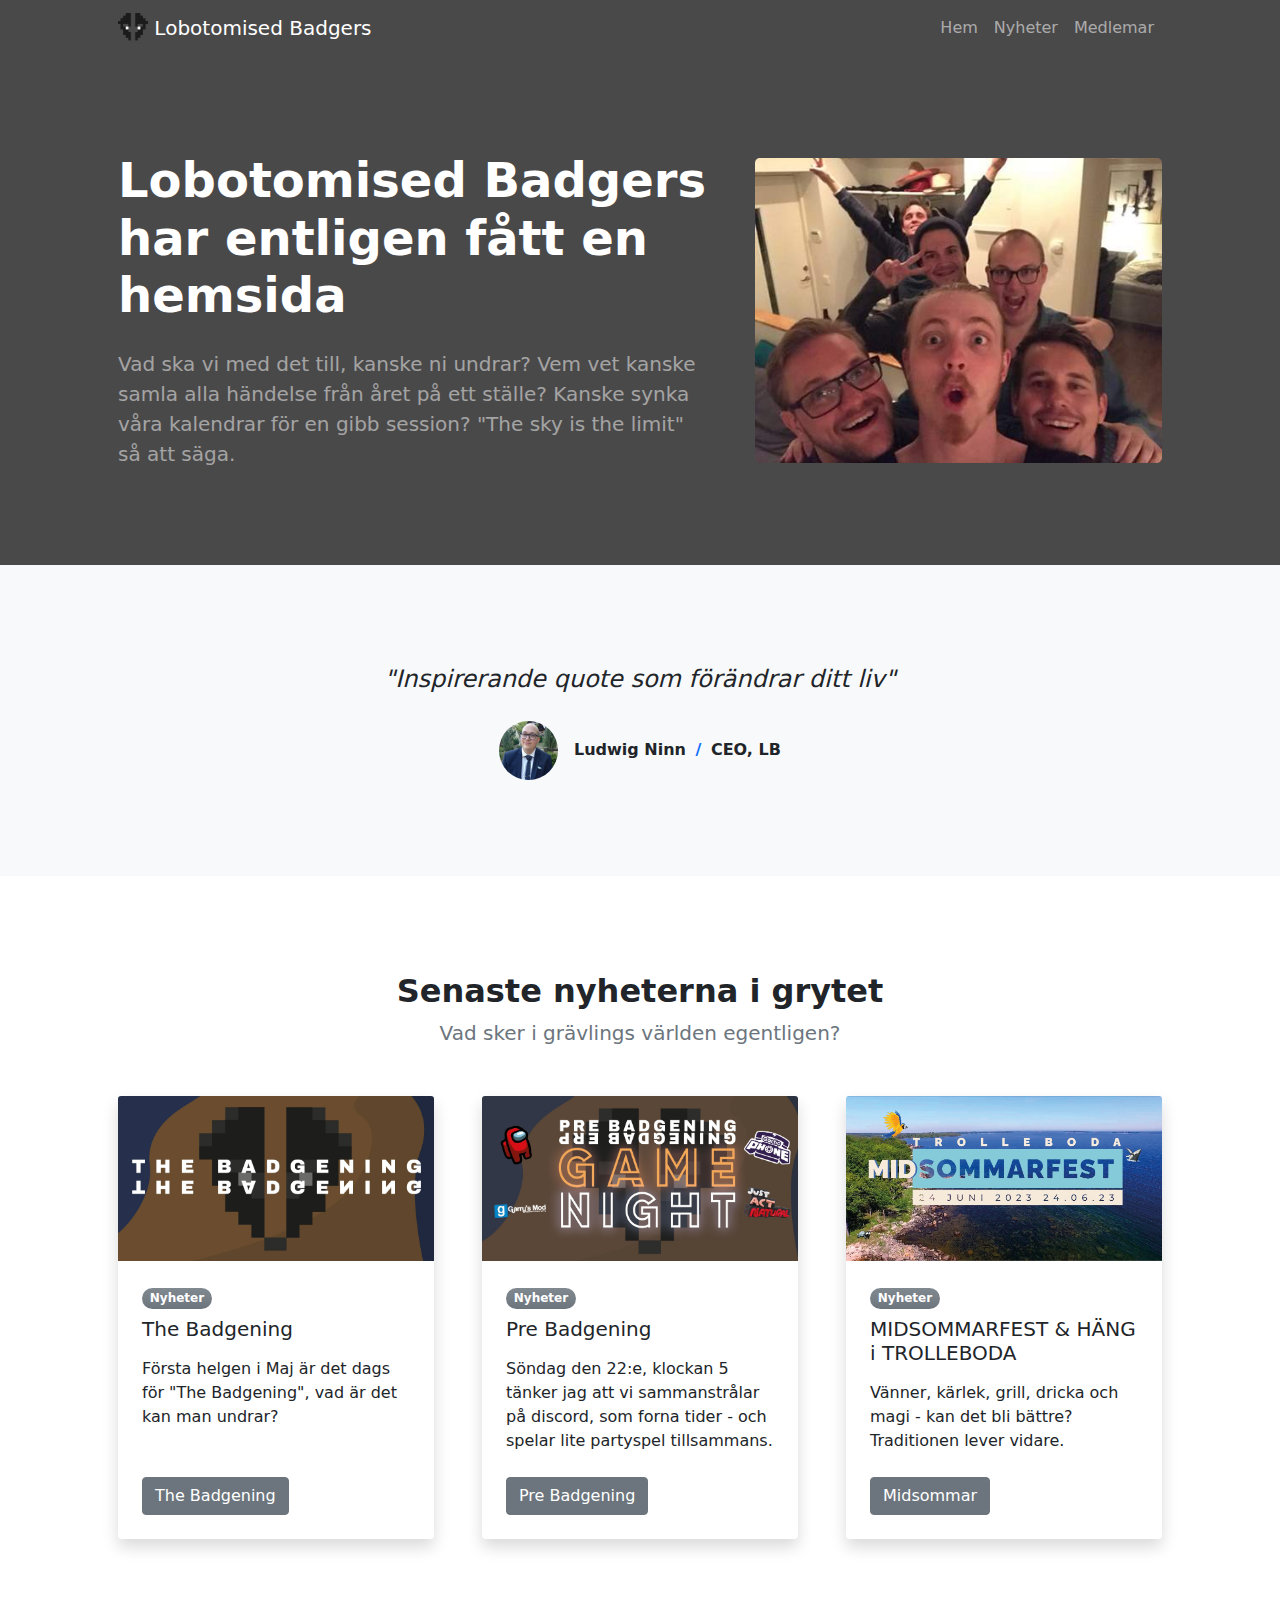
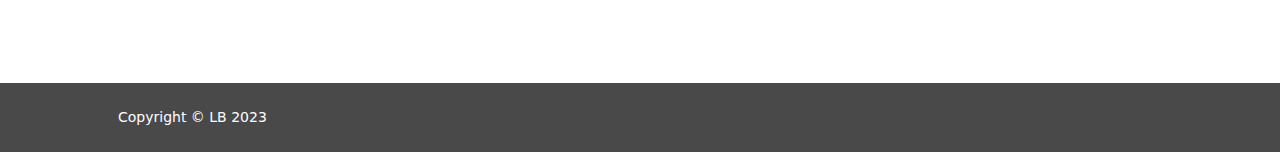
<file: index.html>
<!DOCTYPE html>
<html lang="en">
    <head>
        <meta charset="utf-8" />
        <meta name="viewport" content="width=device-width, initial-scale=1, shrink-to-fit=no" />
        <meta name="description" content="" />
        <meta name="author" content="" />
        <title>Lobotomised Badgers</title>
        <!-- Favicon-->
        <link rel="icon" type="image/x-icon" href="assets/img/logo1.png" />
        <!-- Bootstrap icons-->
        <link href="https://cdn.jsdelivr.net/npm/bootstrap-icons@1.5.0/font/bootstrap-icons.css" rel="stylesheet" />
        <!-- Core theme CSS (includes Bootstrap)-->
        <link href="css/styles.css" rel="stylesheet" />
    </head>
    <body class="d-flex flex-column h-100">
        <main class="flex-shrink-0">
            <!-- Navigation-->
            <nav class="navbar navbar-expand-lg navbar-dark bg-dark">
                <div class="container px-5">
                    <a class="navbar-brand" href="index.html">
                        <img src="assets/img/logo2.png" width="30" height="30" class="d-inline-block align-top" alt="">
                        Lobotomised Badgers
                    </a>
                    <button class="navbar-toggler" type="button" data-bs-toggle="collapse" data-bs-target="#navbarSupportedContent" aria-controls="navbarSupportedContent" aria-expanded="false" aria-label="Toggle navigation"><span class="navbar-toggler-icon"></span></button>
                    <div class="collapse navbar-collapse" id="navbarSupportedContent">
                        <ul class="navbar-nav ms-auto mb-2 mb-lg-0">
                            <li class="nav-item"><a class="nav-link" href="index.html">Hem</a></li>
                            <li class="nav-item"><a class="nav-link" href="nyheter.html">Nyheter</a></li>
                            <li class="nav-item"><a class="nav-link" href="medlemar.html">Medlemar</a></li>
                        </ul>
                    </div>
                </div>
            </nav>
            <!-- Header-->
            <header class="bg-dark py-5">
                <div class="container px-5">
                    <div class="row gx-5 align-items-center justify-content-center">
                        <div class="col-lg-8 col-xl-7 col-xxl-6">
                            <div class="my-5 text-center text-xl-start">
                                <h1 class="display-5 fw-bolder text-white mb-2">Lobotomised Badgers har entligen fått en hemsida</h1>
                                <p class="lead fw-normal text-white-50 mb-4"> <p class="lead fw-normal text-white-50 mb-4">
                                    Vad ska vi med det till, kanske ni undrar? Vem vet kanske samla alla händelse från året på ett ställe?
                                    Kanske synka våra kalendrar för en gibb session? "The sky is the limit" så att säga.
                                </p>
                               
                            </div>
                        </div>
                        <div class="col-xl-5 col-xxl-6 d-none d-xl-block text-center">
                            <img class="img-fluid rounded-3 my-5" src="assets/k1.jpg" alt="..." />
                        </div>
                    </div>
                </div>
            </header>
           
            <!-- Testimonial section-->
            <div class="py-5 bg-light">
                <div class="container px-5 my-5">
                    <div class="row gx-5 justify-content-center">
                        <div class="col-lg-10 col-xl-7">
                            <div class="text-center">
                                <div class="fs-4 mb-4 fst-italic">"Inspirerande quote som förändrar ditt liv"</div>
                                <div class="d-flex align-items-center justify-content-center">
                                    <img class="rounded-circle me-3" style="max-width:10%;" src="assets/ludwig.jpg" alt="..." />
                                    <div class="fw-bold">
                                        Ludwig Ninn
                                        <span class="fw-bold text-primary mx-1">/</span>
                                        CEO, LB
                                    </div>
                                </div>
                            </div>
                        </div>
                    </div>
                </div>
            </div>
            <!-- Blog preview section-->
            <section class="py-5">
                <div class="container px-5 my-5">
                    <div class="row gx-5 justify-content-center">
                        <div class="col-lg-8 col-xl-6">
                            <div class="text-center">
                                <h2 class="fw-bolder">Senaste nyheterna i grytet</h2>
                                <p class="lead fw-normal text-muted mb-5">Vad sker i grävlings världen egentligen?</p>
                            </div>
                        </div>
                    </div>
                    <div class="row gx-5">
                        <div class="col-lg-4 mb-5">
                            <div class="card h-100 shadow border-0">
                                <img class="card-img-top" src="assets/img/bg-mobile-fallback.jpg" alt="..." />
                                <div class="card-body p-4">
                                    <div class="badge bg-secondary bg-gradient rounded-pill mb-2">Nyheter</div>
                                    <a class="text-decoration-none link-dark stretched-link" href="#!"><h5 class="card-title mb-3">The Badgening</h5></a>
                                    <p class="card-text mb-0">Första helgen i Maj är det dags för "The Badgening", vad är det kan man undrar?  </p>
                                </div>
                                <div class="card-footer p-4 pt-0 bg-transparent border-top-0">
                                    <div class="d-flex align-items-end justify-content-between">
                                        <div class="d-flex align-items-center">
                                            <div class="small">
                                                <a href="nyheter.html #scroll-target" class="btn btn-secondary stretched-link">The Badgening</a>
                                            </div>
                                        </div>
                                    </div>
                                </div>
                            </div>
                        
                        </div>
                        <div class="col-lg-4 mb-5">
                            <div class="card h-100 shadow border-0" href="nyheter.html #scroll-target">
                                <img class="card-img-top" src="assets/bg3.jpg" alt="..." />
                                <div class="card-body p-4">
                                    <div class="badge bg-secondary bg-gradient rounded-pill mb-2">Nyheter</div>
                                    <a class="text-decoration-none link-dark stretched-link" href="#!"><h5 class="card-title mb-3">Pre Badgening</h5></a>
                                    <p class="card-text mb-0">Söndag den 22:e, klockan 5 tänker jag att vi sammanstrålar på discord, som forna tider - och spelar lite partyspel tillsammans.</p>
                                </div>
                                <div class="card-footer p-4 pt-0 bg-transparent border-top-0">
                                    <div class="d-flex align-items-end justify-content-between">
                                        <div class="d-flex align-items-center">
                                            <div class="small">
                                                <a href="nyheter.html #PRE-BADGENING" class="btn btn-secondary stretched-link">Pre Badgening</a>
                                            </div>
                                        </div>
                                    </div>
                                </div>
                            </div>
                        </div>
                        <div class="col-lg-4 mb-5">
                            <div class="card h-100 shadow border-0">
                                <img class="card-img-top" src="assets/midsommar.jpg" alt="..." />
                                <div class="card-body p-4">
                                    <div class="badge bg-secondary bg-gradient rounded-pill mb-2">Nyheter</div>
                                    <a class="text-decoration-none link-dark stretched-link" href="#!"><h5 class="card-title mb-3">MIDSOMMARFEST & HÄNG i TROLLEBODA</h5></a>
                                    <p class="card-text mb-0">Vänner, kärlek, grill, dricka och magi - kan det bli bättre? Traditionen lever vidare.</p>
                                </div>
                                <div class="card-footer p-4 pt-0 bg-transparent border-top-0">
                                    <div class="d-flex align-items-end justify-content-between">
                                        <div class="d-flex align-items-center">
                                            <div class="small">
                                                <a href="nyheter.html #midsommar" class="btn btn-secondary stretched-link">Midsommar</a>
                                            </div>
                                        </div>
                                    </div>
                                </div>
                            </div>
                        </div>
                    </div>
                </div>
            </section>
        </main>
        <!-- Footer-->
        <footer class="bg-dark py-4 mt-auto">
            <div class="container px-5">
                <div class="row align-items-center justify-content-between flex-column flex-sm-row">
                    <div class="col-auto"><div class="small m-0 text-white">Copyright &copy; LB 2023</div></div>
                </div>
            </div>
        </footer>
        <!-- Bootstrap core JS-->
        <script src="https://cdn.jsdelivr.net/npm/bootstrap@5.1.3/dist/js/bootstrap.bundle.min.js"></script>
        <!-- Core theme JS-->
        <script src="js/scripts.js"></script>
    </body>
</html>
</file>
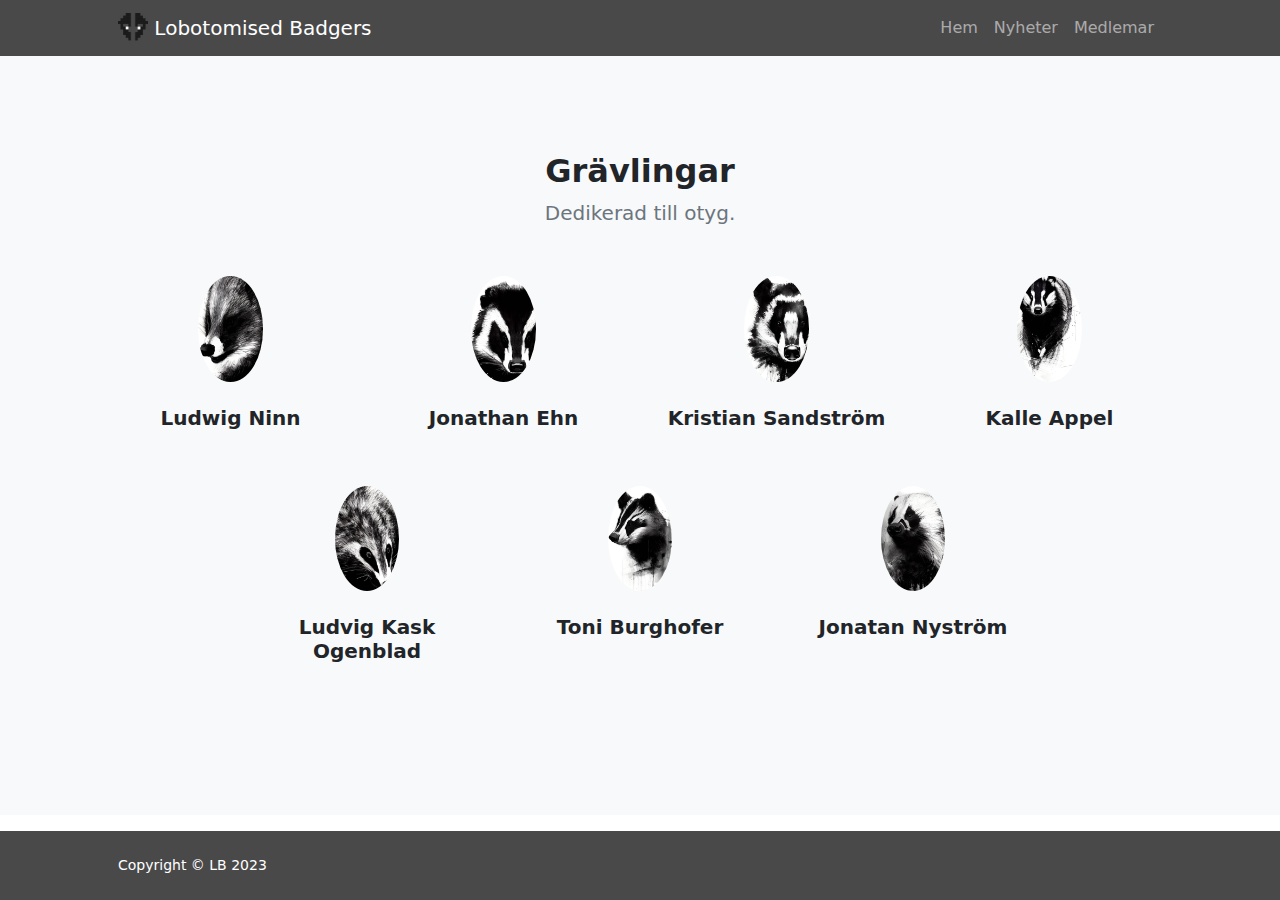
<file: medlemar.html>
<!DOCTYPE html>
<html lang="en">
    <head>
        <meta charset="utf-8" />
        <meta name="viewport" content="width=device-width, initial-scale=1, shrink-to-fit=no" />
        <meta name="description" content />
        <meta name="author" content />
        <title>Lobotomised Badgers</title>
        <!-- Favicon-->
        <link rel="icon" type="image/x-icon" href="assets/img/logo1.png" />
        <!-- Bootstrap icons-->
        <link href="https://cdn.jsdelivr.net/npm/bootstrap-icons@1.5.0/font/bootstrap-icons.css" rel="stylesheet" />
        <!-- Core theme CSS (includes Bootstrap)-->
        <link href="css/styles.css" rel="stylesheet" />
    </head>
    <body class="d-flex flex-column">
        <main class="flex-shrink-0">
            <!-- Navigation-->
            <nav class="navbar navbar-expand-lg navbar-dark bg-dark">
                <div class="container px-5">
                    <a class="navbar-brand" href="index.html">
                        <img src="assets/img/logo2.png" width="30" height="30" class="d-inline-block align-top" alt="">
                        Lobotomised Badgers
                    </a>                    <button class="navbar-toggler" type="button" data-bs-toggle="collapse" data-bs-target="#navbarSupportedContent" aria-controls="navbarSupportedContent" aria-expanded="false" aria-label="Toggle navigation"><span class="navbar-toggler-icon"></span></button>
                    <div class="collapse navbar-collapse" id="navbarSupportedContent">
                        <ul class="navbar-nav ms-auto mb-2 mb-lg-0">
                            <li class="nav-item"><a class="nav-link" href="index.html">Hem</a></li>
                            <li class="nav-item"><a class="nav-link" href="nyheter.html">Nyheter</a></li>
                            <li class="nav-item"><a class="nav-link" href="medlemar.html">Medlemar</a></li>
                        </ul>
                    </div>
                </div>
            </nav>
                <!-- Team members section-->
            <section class="py-5 bg-light">
                <div class="container px-5 my-5">
                    <div class="text-center">
                        <h2 class="fw-bolder">Grävlingar</h2>
                        <p class="lead fw-normal text-muted mb-5">Dedikerad till otyg.</p>
                    </div>
                    <div class="row gx-5 row-cols-1 row-cols-sm-2 row-cols-xl-4 justify-content-center">
                        <div class="col mb-5 mb-5 mb-xl-0">
                            <div class="text-center">
                                <img class="img-fluid rounded-circle mb-4 px-4" style="max-width:50%;" src="assets/ludwig badger.jpg" alt="..." />
                                <h5 class="fw-bolder">Ludwig Ninn</h5>
                                <div class="fst-italic text-muted"></div>
                            </div>
                        </div>
                        <div class="col mb-5 mb-5 mb-xl-0">
                            <div class="text-center">
                                <img class="img-fluid rounded-circle mb-4 px-4"  style="max-width:50%;" src="assets/jonathan badger.jpg" alt="..." />
                                <h5 class="fw-bolder">Jonathan Ehn</h5>
                                <div class="fst-italic text-muted"></div>
                            </div>
                        </div>
                        <div class="col mb-5 mb-5 mb-sm-0">
                            <div class="text-center">
                                <img class="img-fluid rounded-circle mb-4 px-4" style="max-width:50%;" src="assets/kristian badger.jpg" alt="..." />
                                <h5 class="fw-bolder">Kristian Sandström</h5>
                                <div class="fst-italic text-muted"></div>
                            </div>
                        </div>
                        <div class="col mb-5">
                            <div class="text-center">
                                <img class="img-fluid rounded-circle mb-4 px-4" style="max-width:50%;" src="assets/kalle badger.jpg" alt="..." />
                                <h5 class="fw-bolder">Kalle Appel</h5>
                                <div class="fst-italic text-muted"></div>
                            </div>
                        </div>
                        <div class="col mb-5">
                            <div class="text-center">
                                <img class="img-fluid rounded-circle mb-4 px-4" style="max-width:50%;" src="assets/ludvig badger.jpg" alt="..." />
                                <h5 class="fw-bolder">Ludvig Kask Ogenblad</h5>
                                <div class="fst-italic text-muted"></div>
                            </div>
                        </div>
                        <div class="col mb-5">
                            <div class="text-center">
                                <img class="img-fluid rounded-circle mb-4 px-4" style="max-width:50%;" src="assets/Toni badger.jpg" alt="..." />
                                <h5 class="fw-bolder">Toni Burghofer</h5>
                                <div class="fst-italic text-muted"></div>
                            </div>
                        </div>
                        <div class="col mb-5">
                            <div class="text-center">
                                <img class="img-fluid rounded-circle mb-4 px-4" style="max-width:50%;" src="assets/jonatan badger.jpg" alt="..." />
                                <h5 class="fw-bolder">Jonatan Nyström</h5>
                                <div class="fst-italic text-muted"></div>
                            </div>
                        </div>
                    </div>
                </div>
            </section>
        </main>
        <!-- Footer-->
        <footer class="bg-dark py-4 mt-auto">
            <div class="container px-5">
                <div class="row align-items-center justify-content-between flex-column flex-sm-row">
                    <div class="col-auto"><div class="small m-0 text-white">Copyright &copy; LB 2023</div></div>
                </div>
            </div>
        </footer>
        <!-- Bootstrap core JS-->
        <script src="https://cdn.jsdelivr.net/npm/bootstrap@5.1.3/dist/js/bootstrap.bundle.min.js"></script>
        <!-- Core theme JS-->
        <script src="js/scripts.js"></script>
    </body>
</html>
</file>
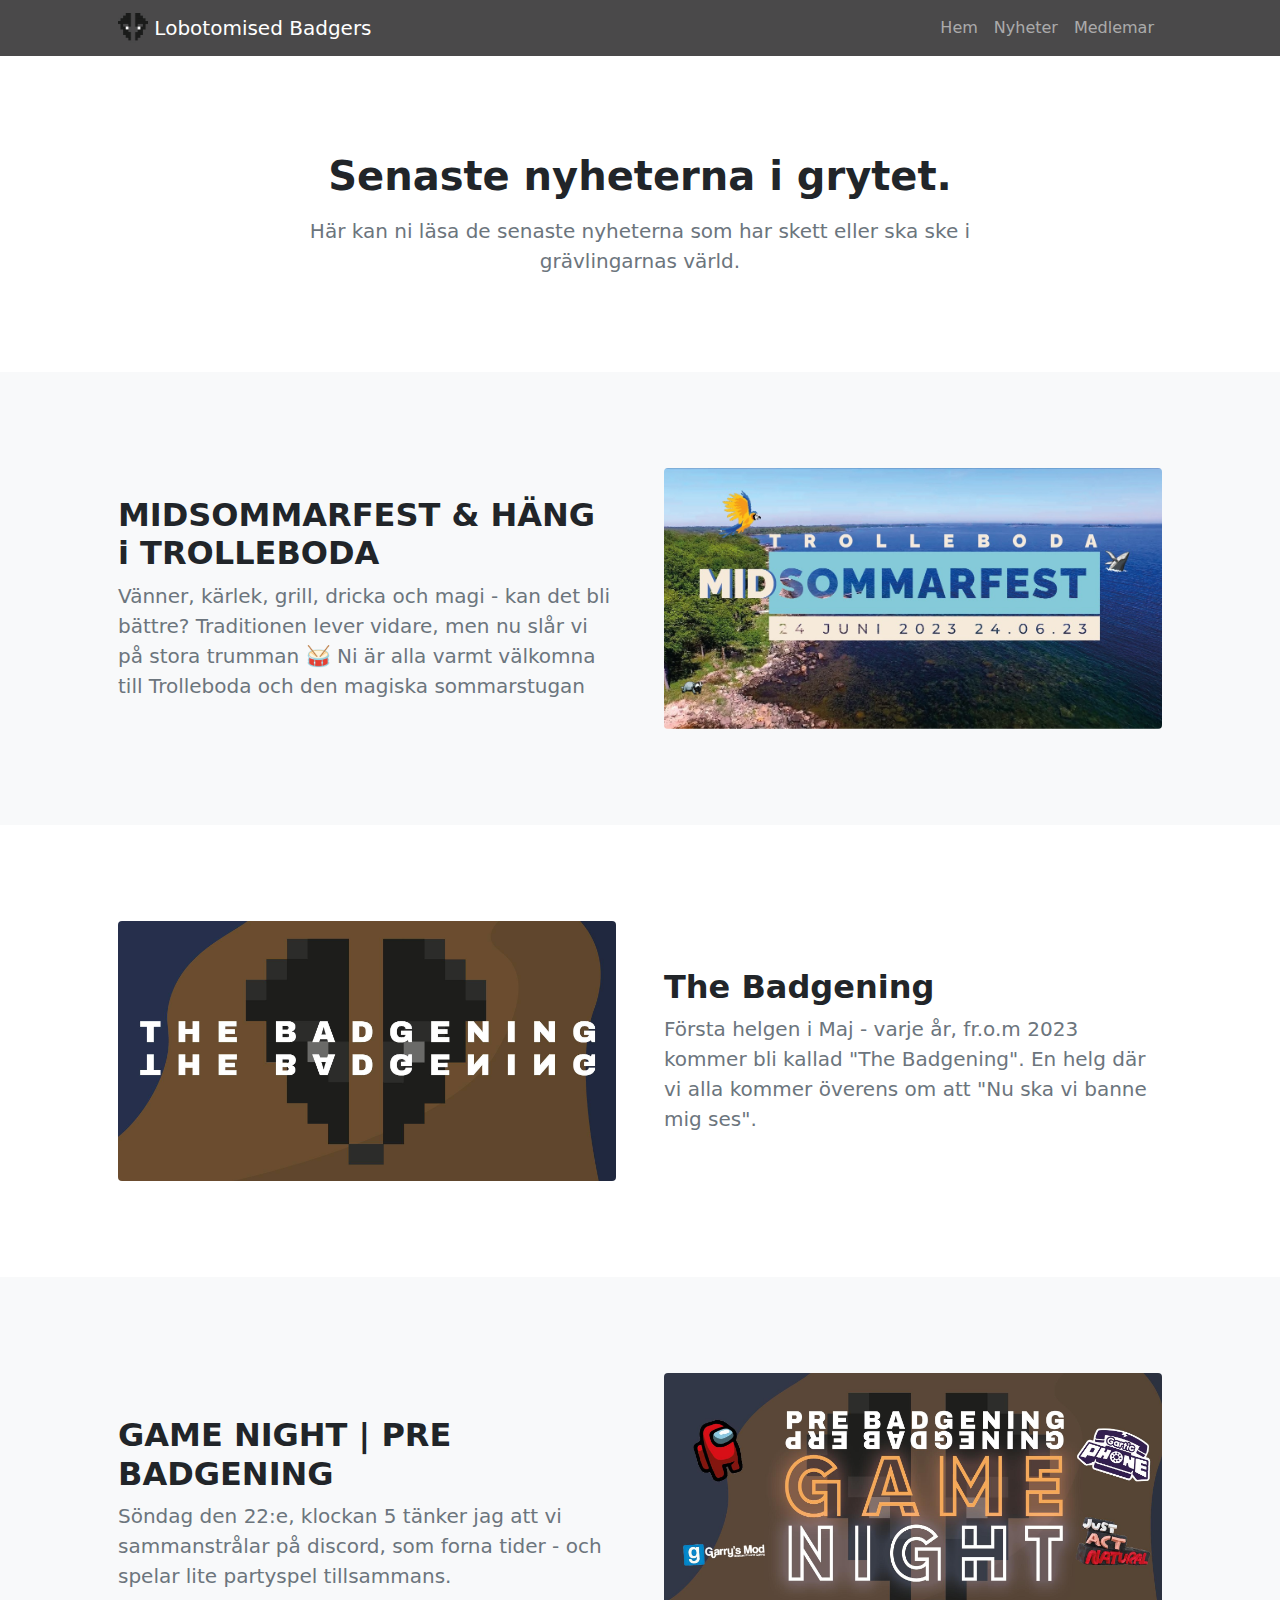
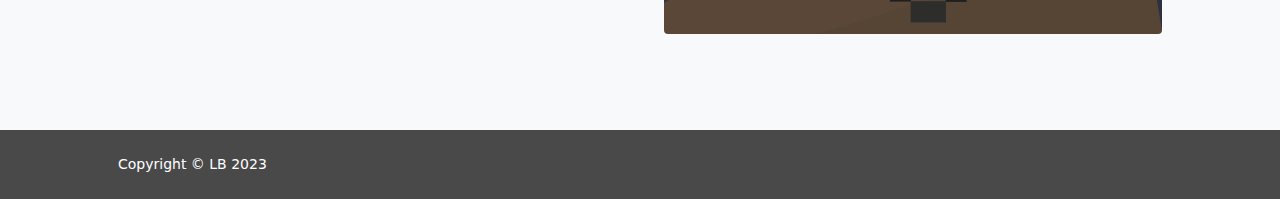
<file: nyheter.html>
<!DOCTYPE html>
<html lang="en">
    <head>
        <meta charset="utf-8" />
        <meta name="viewport" content="width=device-width, initial-scale=1, shrink-to-fit=no" />
        <meta name="description" content="" />
        <meta name="author" content="" />
        <title>Lobotomised Badgers</title>
        <!-- Favicon-->
        <link rel="icon" type="image/x-icon" href="assets/img/logo1.png" />
        <!-- Bootstrap icons-->
        <link href="https://cdn.jsdelivr.net/npm/bootstrap-icons@1.5.0/font/bootstrap-icons.css" rel="stylesheet" />
        <!-- Core theme CSS (includes Bootstrap)-->
        <link href="css/styles.css" rel="stylesheet" />
    </head>
    <body class="d-flex flex-column">
        <main class="flex-shrink-0">
            <!-- Navigation-->
            <nav class="navbar navbar-expand-lg navbar-dark bg-dark">
                <div class="container px-5">
                    <a class="navbar-brand" href="index.html">
                        <img src="assets/img/logo2.png" width="30" height="30" class="d-inline-block align-top" alt="">
                        Lobotomised Badgers
                    </a>                    <button class="navbar-toggler" type="button" data-bs-toggle="collapse" data-bs-target="#navbarSupportedContent" aria-controls="navbarSupportedContent" aria-expanded="false" aria-label="Toggle navigation"><span class="navbar-toggler-icon"></span></button>
                    <div class="collapse navbar-collapse" id="navbarSupportedContent">
                        <ul class="navbar-nav ms-auto mb-2 mb-lg-0">
                            <li class="nav-item"><a class="nav-link" href="index.html">Hem</a></li>
                            <li class="nav-item"><a class="nav-link" href="nyheter.html">Nyheter</a></li>
                            <li class="nav-item"><a class="nav-link" href="medlemar.html">Medlemar</a></li>
                        </ul>
                    </div>
                </div>
            </nav>
            <!-- Header-->
            <header class="py-5">
                <div class="container px-5">
                    <div class="row justify-content-center">
                        <div class="col-lg-8 col-xxl-6">
                            <div class="text-center my-5">
                                <h1 class="fw-bolder mb-3">Senaste nyheterna i grytet.</h1>
                                <p class="lead fw-normal text-muted mb-4">Här kan ni läsa de senaste nyheterna som har skett eller ska ske i grävlingarnas värld.</p>
                            </div>
                        </div>
                    </div>
                </div>
            </header>
        <!-- About section 1-->
        <section class="py-5 bg-light" id="midsommar">
            <div class="container px-5 my-5">
                <div class="row gx-5 align-items-center">
                    <div class="col-lg-6 order-first order-lg-last"><img class="img-fluid rounded mb-5 mb-lg-0" src="assets/midsommar.jpg" alt="..." /></div>
                    <div class="col-lg-6">
                        <h2 class="fw-bolder">MIDSOMMARFEST & HÄNG i TROLLEBODA</h2>
                        <p class="lead fw-normal text-muted mb-0">Vänner, kärlek, grill, dricka och magi - kan det bli bättre? Traditionen lever vidare, men nu slår vi på stora trumman 🥁
                            Ni är alla varmt välkomna till Trolleboda och den magiska sommarstugan</p>
                    </div>
                </div>
            </div>
            </section>
            <!-- About section 2-->
            <section class="py-5" id="scroll-target">
                <div class="container px-5 my-5">
                    <div class="row gx-5 align-items-center">
                        <div class="col-lg-6"><img class="img-fluid rounded mb-5 mb-lg-0" src="assets/bg1.jpg" alt="..." /></div>
                        <div class="col-lg-6">
                            <h2 class="fw-bolder">The Badgening</h2>
                            <p class="lead fw-normal text-muted mb-0">Första helgen i Maj - varje år, fr.o.m 2023 kommer bli kallad "The Badgening". En helg där vi alla kommer överens om att "Nu ska vi banne mig ses".</p>
                        </div>
                    </div>
                </div>
            </section>
            <!-- About section 3-->
            <section class="py-5 bg-light" id="PRE-BADGENING">
                <div class="container px-5 my-5">
                    <div class="row gx-5 align-items-center">
                        <div class="col-lg-6 order-first order-lg-last"><img class="img-fluid rounded mb-5 mb-lg-0" src="assets/bg3.jpg" alt="..." /></div>
                        <div class="col-lg-6">
                            <h2 class="fw-bolder">GAME NIGHT | PRE BADGENING </h2>
                            <p class="lead fw-normal text-muted mb-0">Söndag den 22:e, klockan 5 tänker jag att vi sammanstrålar på discord, som forna tider - och spelar lite partyspel tillsammans.</p>
                        </div>
                    </div>
                </div>
            </section>

        </main>
        <!-- Footer-->
        <footer class="bg-dark py-4 mt-auto">
            <div class="container px-5">
                <div class="row align-items-center justify-content-between flex-column flex-sm-row">
                    <div class="col-auto"><div class="small m-0 text-white">Copyright &copy; LB 2023</div></div>
                </div>
            </div>
        </footer>
        <!-- Bootstrap core JS-->
        <script src="https://cdn.jsdelivr.net/npm/bootstrap@5.1.3/dist/js/bootstrap.bundle.min.js"></script>
        <!-- Core theme JS-->
        <script src="js/scripts.js"></script>
    </body>
</html>
</file>
